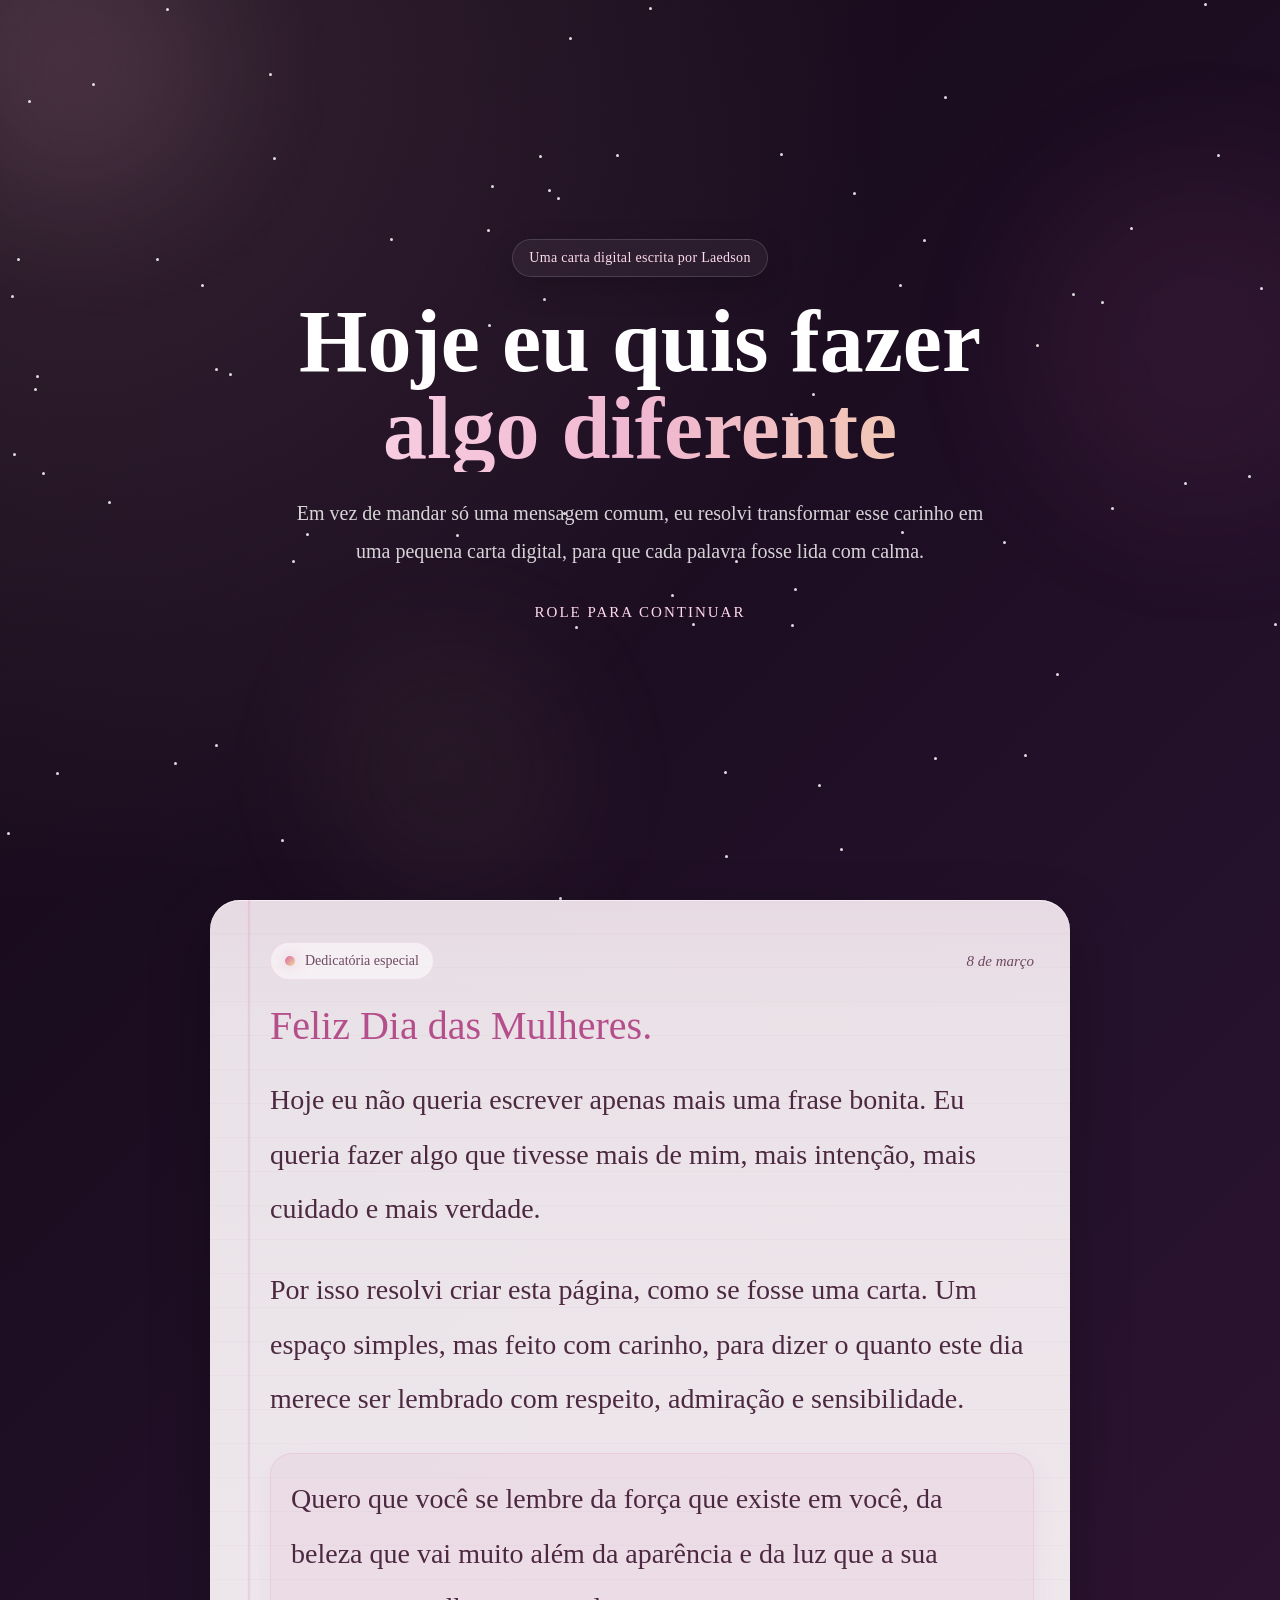
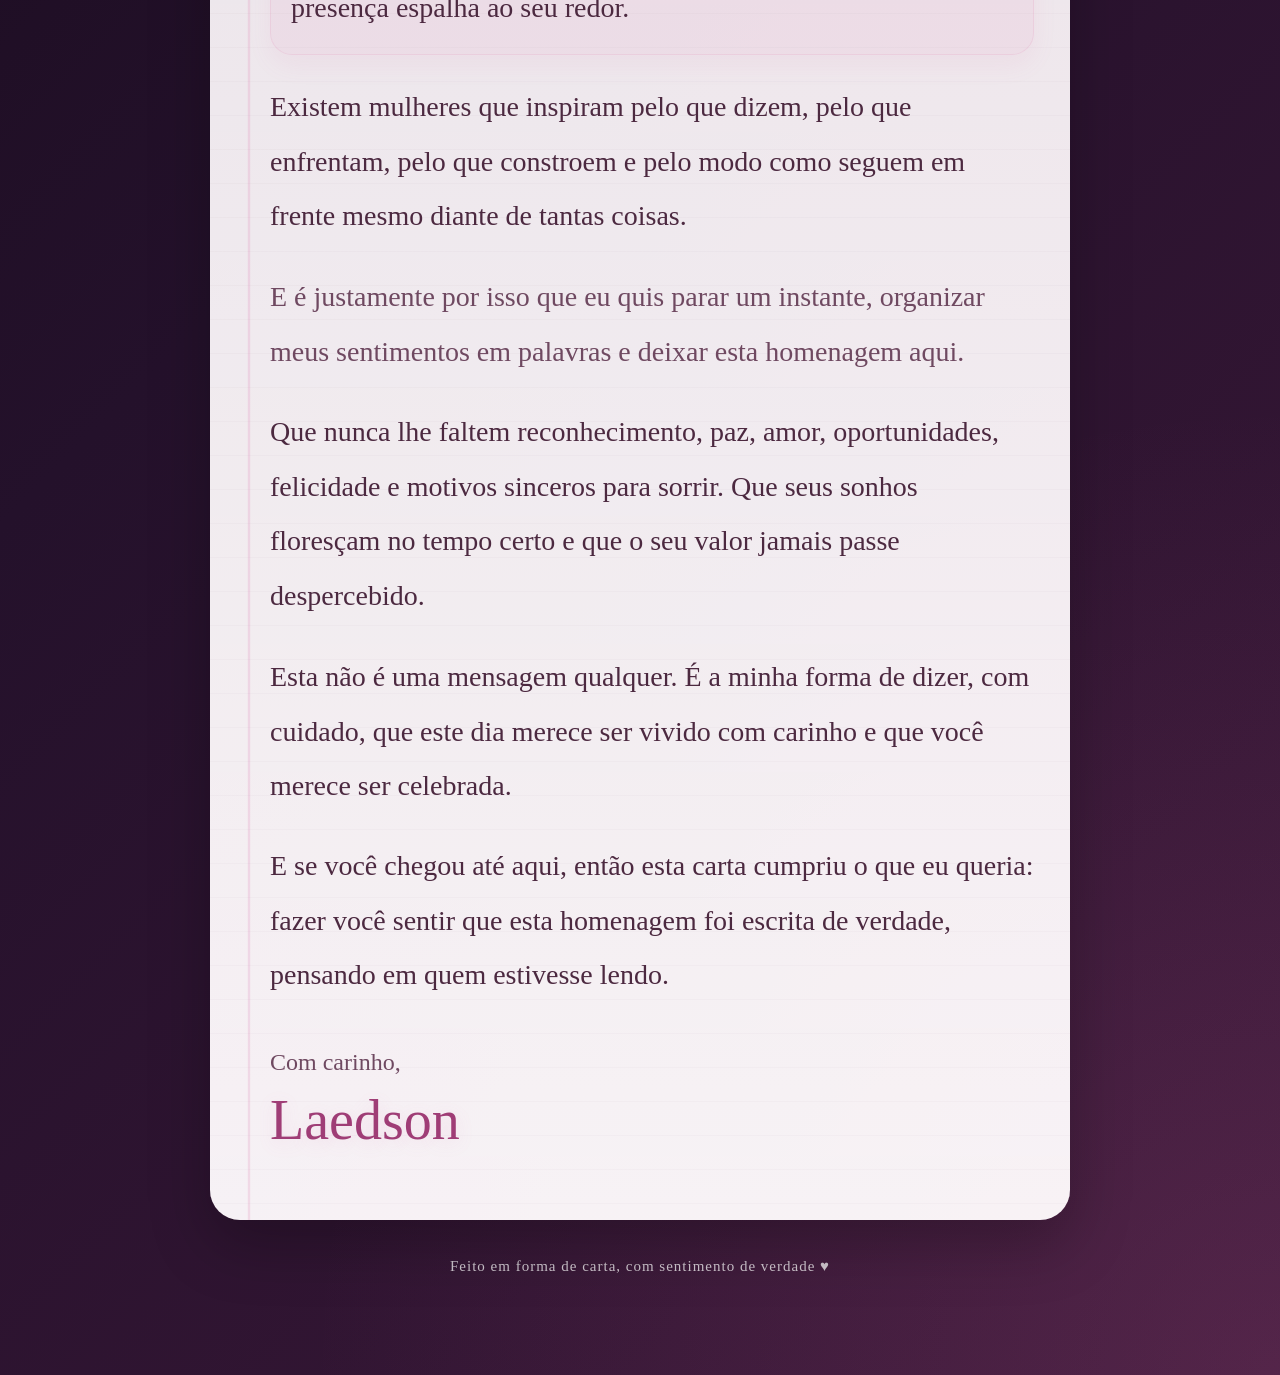
<file: feliz.html>
<!DOCTYPE html>
<html lang="pt-BR">
<head>
  <meta charset="UTF-8" />
  <meta name="viewport" content="width=device-width, initial-scale=1.0" />
  <title>Carta digital | Laedson</title>
  <style>
    :root {
      --bg-1: #120814;
      --bg-2: #24112b;
      --bg-3: #3b1838;
      --paper: rgba(255, 248, 252, 0.9);
      --paper-strong: rgba(255, 251, 253, 0.96);
      --ink: #4c2940;
      --ink-soft: #6f4961;
      --accent: #d86aa7;
      --accent-2: #f0b7d1;
      --gold: #f3d59a;
      --shadow: rgba(0, 0, 0, 0.25);
    }

    * {
      margin: 0;
      padding: 0;
      box-sizing: border-box;
    }

    html {
      scroll-behavior: smooth;
    }

    body {
      min-height: 100vh;
      font-family: Georgia, "Times New Roman", serif;
      color: #fff;
      background:
        radial-gradient(circle at top left, rgba(240, 183, 209, 0.16), transparent 28%),
        radial-gradient(circle at bottom right, rgba(216, 106, 167, 0.16), transparent 30%),
        linear-gradient(135deg, var(--bg-1), var(--bg-2), var(--bg-3));
      overflow-x: hidden;
    }

    .glow {
      position: fixed;
      inset: 0;
      pointer-events: none;
      z-index: 0;
      overflow: hidden;
    }

    .glow span {
      position: absolute;
      border-radius: 999px;
      filter: blur(70px);
      opacity: 0.4;
      animation: pulse 8s ease-in-out infinite;
    }

    .glow-1 {
      width: 280px;
      height: 280px;
      background: rgba(240, 183, 209, 0.28);
      top: -70px;
      left: -60px;
    }

    .glow-2 {
      width: 360px;
      height: 360px;
      background: rgba(216, 106, 167, 0.2);
      right: -100px;
      top: 18%;
      animation-delay: 1.3s;
    }

    .glow-3 {
      width: 260px;
      height: 260px;
      background: rgba(243, 213, 154, 0.14);
      left: 25%;
      bottom: 0;
      animation-delay: 2.4s;
    }

    .sparkles {
      position: fixed;
      inset: 0;
      pointer-events: none;
      z-index: 0;
    }

    .sparkle {
      position: absolute;
      width: 3px;
      height: 3px;
      border-radius: 50%;
      background: rgba(255,255,255,0.85);
      animation: twinkle 3.6s ease-in-out infinite;
    }

    .hero {
      position: relative;
      z-index: 1;
      min-height: 100vh;
      display: grid;
      place-items: center;
      padding: 40px 18px 80px;
    }

    .hero-inner {
      width: min(980px, 100%);
      text-align: center;
    }

    .mini {
      display: inline-block;
      padding: 10px 16px;
      border: 1px solid rgba(255,255,255,0.14);
      border-radius: 999px;
      background: rgba(255,255,255,0.05);
      color: #ffdced;
      backdrop-filter: blur(10px);
      box-shadow: 0 10px 30px rgba(0,0,0,0.18);
      letter-spacing: 0.3px;
      font-size: 14px;
      animation: fadeUp 0.9s ease both;
    }

    .hero h1 {
      margin-top: 22px;
      font-size: clamp(42px, 8vw, 88px);
      line-height: 0.98;
      font-weight: 700;
      animation: fadeUp 1s ease 0.15s both;
    }

    .hero h1 .accent {
      display: block;
      background: linear-gradient(90deg, #ffe1ef, #f0b7d1, #f3d59a);
      -webkit-background-clip: text;
      -webkit-text-fill-color: transparent;
      background-clip: text;
    }

    .hero p {
      margin: 22px auto 0;
      max-width: 720px;
      font-size: 20px;
      line-height: 1.9;
      color: rgba(255,255,255,0.82);
      animation: fadeUp 1s ease 0.3s both;
    }

    .scroll-invite {
      margin-top: 34px;
      color: #ffd8eb;
      font-size: 15px;
      letter-spacing: 2px;
      text-transform: uppercase;
      animation: fadeUp 1s ease 0.45s both, floatY 2.6s ease-in-out infinite;
    }

    .letter-section {
      position: relative;
      z-index: 1;
      padding: 0 18px 100px;
    }

    .letter {
      width: min(860px, 100%);
      margin: 0 auto;
      background: linear-gradient(180deg, var(--paper), var(--paper-strong));
      color: var(--ink);
      border-radius: 30px;
      box-shadow:
        0 24px 60px var(--shadow),
        inset 0 1px 0 rgba(255,255,255,0.7);
      padding: 42px 26px;
      position: relative;
      overflow: hidden;
    }

    .letter::before {
      content: "";
      position: absolute;
      inset: 0;
      background:
        linear-gradient(to bottom, rgba(216,106,167,0.06), transparent 120px),
        repeating-linear-gradient(
          to bottom,
          transparent 0,
          transparent 33px,
          rgba(111, 73, 97, 0.06) 34px
        );
      pointer-events: none;
    }

    .letter::after {
      content: "";
      position: absolute;
      top: 0;
      left: 38px;
      width: 2px;
      height: 100%;
      background: rgba(216,106,167,0.18);
      box-shadow: 0 0 0 1px rgba(216,106,167,0.03);
      pointer-events: none;
    }

    .letter-content {
      position: relative;
      z-index: 1;
      padding-left: 34px;
      padding-right: 10px;
    }

    .letter-top {
      display: flex;
      justify-content: space-between;
      align-items: center;
      gap: 12px;
      margin-bottom: 22px;
      flex-wrap: wrap;
    }

    .seal {
      display: inline-flex;
      align-items: center;
      gap: 10px;
      font-size: 14px;
      color: var(--ink-soft);
      background: rgba(255,255,255,0.55);
      border: 1px solid rgba(216,106,167,0.15);
      border-radius: 999px;
      padding: 10px 14px;
    }

    .seal-dot {
      width: 10px;
      height: 10px;
      border-radius: 50%;
      background: linear-gradient(135deg, var(--accent), var(--gold));
      box-shadow: 0 0 16px rgba(216,106,167,0.4);
    }

    .date {
      font-size: 15px;
      color: var(--ink-soft);
      font-style: italic;
    }

    .line {
      opacity: 0;
      transform: translateY(26px);
      transition: opacity 0.9s ease, transform 0.9s ease;
      will-change: opacity, transform;
      margin-bottom: 26px;
    }

    .line.visible {
      opacity: 1;
      transform: translateY(0);
    }

    .line.greeting {
      font-size: clamp(28px, 4vw, 40px);
      color: #b54f8b;
      margin-bottom: 24px;
    }

    .line.paragraph {
      font-size: clamp(20px, 2.7vw, 28px);
      line-height: 1.95;
      color: var(--ink);
    }

    .line.soft {
      color: var(--ink-soft);
    }

    .line.highlight {
      padding: 18px 20px;
      border-radius: 22px;
      background: rgba(216,106,167,0.08);
      border: 1px solid rgba(216,106,167,0.12);
      box-shadow: 0 10px 24px rgba(216,106,167,0.08);
    }

    .signature-block {
      margin-top: 12px;
      padding-top: 20px;
    }

    .closing {
      font-size: 24px;
      color: var(--ink-soft);
      margin-bottom: 12px;
    }

    .signature {
      font-size: clamp(36px, 5vw, 56px);
      color: #9f3d76;
      font-family: "Brush Script MT", "Segoe Script", cursive;
      text-shadow: 0 4px 18px rgba(216,106,167,0.15);
    }

    .final-note {
      text-align: center;
      margin: 38px auto 0;
      width: min(860px, 100%);
      color: rgba(255,255,255,0.75);
      font-size: 15px;
      letter-spacing: 1px;
    }

    .heart {
      display: inline-block;
      animation: pulseHeart 1.8s ease-in-out infinite;
    }

    @keyframes fadeUp {
      from { opacity: 0; transform: translateY(28px); }
      to { opacity: 1; transform: translateY(0); }
    }

    @keyframes floatY {
      0%,100% { transform: translateY(0); }
      50% { transform: translateY(-8px); }
    }

    @keyframes pulse {
      0%,100% { transform: scale(1); opacity: 0.3; }
      50% { transform: scale(1.08); opacity: 0.5; }
    }

    @keyframes twinkle {
      0%,100% { opacity: 0.2; transform: scale(1); }
      50% { opacity: 1; transform: scale(1.8); }
    }

    @keyframes pulseHeart {
      0%,100% { transform: scale(1); }
      50% { transform: scale(1.14); }
    }

    @media (max-width: 768px) {
      .letter {
        padding: 30px 14px;
        border-radius: 24px;
      }

      .letter::after {
        left: 24px;
      }

      .letter-content {
        padding-left: 22px;
        padding-right: 4px;
      }

      .line.paragraph {
        line-height: 1.8;
      }
    }
  </style>
</head>
<body>
  <div class="glow">
    <span class="glow-1"></span>
    <span class="glow-2"></span>
    <span class="glow-3"></span>
  </div>

  <div class="sparkles" id="sparkles"></div>

  <section class="hero">
    <div class="hero-inner">
      <div class="mini">Uma carta digital escrita por Laedson</div>
      <h1>
        Hoje eu quis fazer
        <span class="accent">algo diferente</span>
      </h1>
      <p>
        Em vez de mandar só uma mensagem comum, eu resolvi transformar
        esse carinho em uma pequena carta digital, para que cada palavra
        fosse lida com calma.
      </p>
      <div class="scroll-invite">Role para continuar</div>
    </div>
  </section>

  <section class="letter-section">
    <div class="letter">
      <div class="letter-content">
        <div class="letter-top">
          <div class="seal">
            <span class="seal-dot"></span>
            <span>Dedicatória especial</span>
          </div>
          <div class="date">8 de março</div>
        </div>

        <div class="line greeting reveal">
          Feliz Dia das Mulheres.
        </div>

        <div class="line paragraph reveal">
          Hoje eu não queria escrever apenas mais uma frase bonita.
          Eu queria fazer algo que tivesse mais de mim, mais intenção,
          mais cuidado e mais verdade.
        </div>

        <div class="line paragraph reveal">
          Por isso resolvi criar esta página, como se fosse uma carta.
          Um espaço simples, mas feito com carinho, para dizer o quanto
          este dia merece ser lembrado com respeito, admiração e sensibilidade.
        </div>

        <div class="line paragraph reveal highlight">
          Quero que você se lembre da força que existe em você,
          da beleza que vai muito além da aparência e da luz que
          a sua presença espalha ao seu redor.
        </div>

        <div class="line paragraph reveal">
          Existem mulheres que inspiram pelo que dizem,
          pelo que enfrentam, pelo que constroem e pelo modo
          como seguem em frente mesmo diante de tantas coisas.
        </div>

        <div class="line paragraph reveal soft">
          E é justamente por isso que eu quis parar um instante,
          organizar meus sentimentos em palavras e deixar esta homenagem aqui.
        </div>

        <div class="line paragraph reveal">
          Que nunca lhe faltem reconhecimento, paz, amor,
          oportunidades, felicidade e motivos sinceros para sorrir.
          Que seus sonhos floresçam no tempo certo e que o seu valor
          jamais passe despercebido.
        </div>

        <div class="line paragraph reveal">
          Esta não é uma mensagem qualquer.
          É a minha forma de dizer, com cuidado, que este dia
          merece ser vivido com carinho e que você merece ser celebrada.
        </div>

        <div class="line paragraph reveal">
          E se você chegou até aqui, então esta carta cumpriu o que eu queria:
          fazer você sentir que esta homenagem foi escrita de verdade,
          pensando em quem estivesse lendo.
        </div>

        <div class="line signature-block reveal">
          <div class="closing">Com carinho,</div>
          <div class="signature">Laedson</div>
        </div>
      </div>
    </div>

    <div class="final-note">
      Feito em forma de carta, com sentimento de verdade
      <span class="heart">♥</span>
    </div>
  </section>

  <script>
    const sparkles = document.getElementById("sparkles");

    for (let i = 0; i < 70; i++) {
      const s = document.createElement("span");
      s.className = "sparkle";
      s.style.left = Math.random() * 100 + "%";
      s.style.top = Math.random() * 100 + "%";
      s.style.animationDelay = (Math.random() * 4) + "s";
      s.style.animationDuration = (2 + Math.random() * 3) + "s";
      sparkles.appendChild(s);
    }

    const reveals = document.querySelectorAll(".reveal");

    const observer = new IntersectionObserver((entries) => {
      entries.forEach((entry) => {
        if (entry.isIntersecting) {
          entry.target.classList.add("visible");
        }
      });
    }, {
      threshold: 0.35
    });

    reveals.forEach((el) => observer.observe(el));
  </script>
</body>
</html>
</file>
